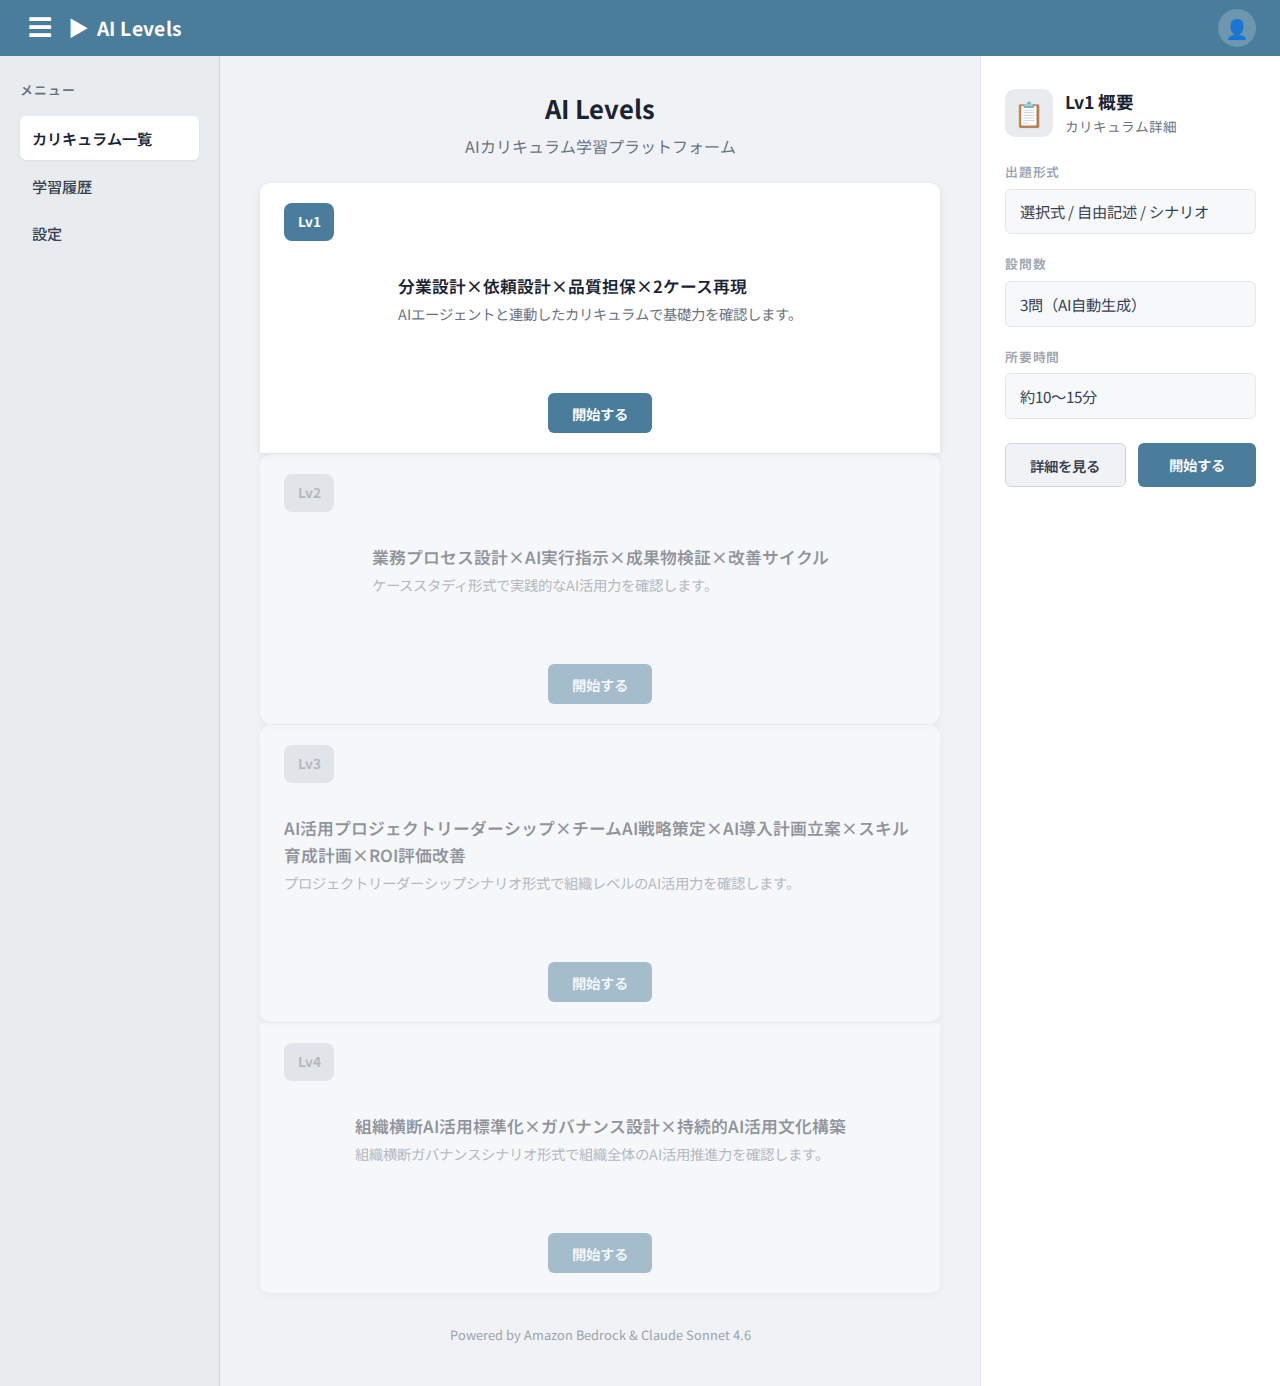
<file: frontend/index.html>
<!DOCTYPE html>
<html lang="ja">
<head>
  <meta charset="UTF-8">
  <meta name="viewport" content="width=device-width, initial-scale=1.0">
  <title>AI Levels - レベル選択</title>
  <link rel="preconnect" href="https://fonts.googleapis.com">
  <link rel="preconnect" href="https://fonts.gstatic.com" crossorigin>
  <link href="https://fonts.googleapis.com/css2?family=Noto+Sans+JP:wght@400;500;600;700&display=swap" rel="stylesheet">
  <link rel="stylesheet" href="css/style.css">
  <style>
    /* === Index Full-Screen Layout === */
    .index-body {
      font-family: "Noto Sans JP", -apple-system, BlinkMacSystemFont, sans-serif;
      background: #f0f2f5;
      margin: 0;
      min-height: 100vh;
      display: flex;
      flex-direction: column;
      font-size: 16px;
    }

    /* --- Top Header Bar --- */
    .index-topbar {
      background: #4a7c9b;
      color: #fff;
      display: flex;
      align-items: center;
      justify-content: space-between;
      padding: 0 1.5rem;
      height: 56px;
      flex-shrink: 0;
    }

    .index-topbar__left {
      display: flex;
      align-items: center;
      gap: 0.75rem;
    }

    .index-topbar__hamburger {
      background: none;
      border: none;
      color: #fff;
      font-size: 1.5rem;
      cursor: pointer;
      padding: 0.25rem;
      line-height: 1;
    }

    .index-topbar__logo {
      display: flex;
      align-items: center;
      gap: 0.5rem;
    }

    .index-topbar__logo-icon {
      font-size: 1.3rem;
    }

    .index-topbar__logo-text {
      font-size: 1.2rem;
      font-weight: 700;
      letter-spacing: 0.02em;
    }

    .index-topbar__user {
      width: 38px;
      height: 38px;
      background: rgba(255,255,255,0.2);
      border-radius: 50%;
      display: flex;
      align-items: center;
      justify-content: center;
      font-size: 1.2rem;
    }

    /* --- Main Layout (sidebar + content + detail) --- */
    .index-layout {
      display: flex;
      flex: 1;
      overflow: hidden;
    }

    /* --- Left Sidebar --- */
    .index-sidebar {
      width: 220px;
      background: #e8ecef;
      border-right: 1px solid #d1d5db;
      padding: 1.5rem 1.25rem;
      flex-shrink: 0;
      overflow-y: auto;
    }

    .index-sidebar__title {
      font-size: 0.8rem;
      font-weight: 600;
      color: #6b7280;
      text-transform: uppercase;
      letter-spacing: 0.08em;
      margin-bottom: 1rem;
    }

    .index-sidebar__item {
      display: block;
      padding: 0.6rem 0.75rem;
      margin-bottom: 0.25rem;
      border-radius: 6px;
      font-size: 0.95rem;
      color: #374151;
      text-decoration: none;
      font-weight: 500;
      transition: background 0.12s ease;
    }

    .index-sidebar__item:hover {
      background: rgba(0,0,0,0.06);
    }

    .index-sidebar__item--active {
      background: #fff;
      color: #1a2332;
      font-weight: 600;
      box-shadow: 0 1px 3px rgba(0,0,0,0.06);
    }

    /* --- Center Content --- */
    .index-content {
      flex: 1;
      padding: 2rem 2.5rem;
      overflow-y: auto;
    }

    .index-content__header {
      margin-bottom: 1.5rem;
    }

    .index-content__header h1 {
      font-size: 1.6rem;
      font-weight: 700;
      color: #1a2332;
      margin-bottom: 0.3rem;
    }

    .index-content__header .subtitle {
      color: #6b7280;
      font-size: 1rem;
    }

    /* Level list (card rows) */
    .index-list {
      display: flex;
      flex-direction: column;
      gap: 0;
    }

    .index-row {
      display: flex;
      align-items: center;
      gap: 1.25rem;
      padding: 1.25rem 1.5rem;
      background: #fff;
      border-bottom: 1px solid #e5e7eb;
      transition: background 0.12s ease;
    }

    .index-row:first-child {
      border-radius: 10px 10px 0 0;
    }

    .index-row:last-child {
      border-bottom: none;
      border-radius: 0 0 10px 10px;
    }

    .index-row:only-child {
      border-radius: 10px;
    }

    .index-row.level-card--unlocked:hover {
      background: #f8fafc;
    }

    .index-row.level-card--locked {
      opacity: 0.45;
    }

    .index-row .level-card__badge {
      background: #4a7c9b;
      color: #fff;
      font-size: 0.85rem;
      font-weight: 700;
      padding: 0.5rem 0.85rem;
      border-radius: 8px;
      min-width: 48px;
      text-align: center;
      flex-shrink: 0;
    }

    .index-row.level-card--locked .level-card__badge {
      background: #d1d5db;
      color: #6b7280;
    }

    .index-row__info {
      flex: 1;
      min-width: 0;
    }

    .index-row .level-card__title {
      font-size: 1.05rem;
      font-weight: 600;
      color: #1a2332;
      margin-bottom: 0.2rem;
    }

    .index-row .level-card__desc {
      font-size: 0.9rem;
      color: #6b7280;
      line-height: 1.5;
    }

    .index-row .level-card__lock {
      font-size: 1.3rem;
      flex-shrink: 0;
    }

    .index-row .level-card__status {
      font-size: 0.9rem;
      font-weight: 600;
      flex-shrink: 0;
    }

    .index-row .level-card__status--passed {
      color: #059669;
    }

    .index-row .level-card__btn {
      display: inline-block;
      padding: 0.55rem 1.5rem;
      background: #4a7c9b;
      color: #fff;
      text-decoration: none;
      border-radius: 6px;
      font-weight: 600;
      font-size: 0.9rem;
      transition: background 0.15s ease;
      flex-shrink: 0;
      white-space: nowrap;
    }

    .index-row .level-card__btn:hover {
      background: #3d6a85;
    }

    /* --- Right Detail Panel --- */
    .index-detail {
      width: 300px;
      background: #fff;
      border-left: 1px solid #e5e7eb;
      padding: 2rem 1.5rem;
      flex-shrink: 0;
      overflow-y: auto;
    }

    .index-detail__header {
      display: flex;
      align-items: center;
      gap: 0.75rem;
      margin-bottom: 1.5rem;
    }

    .index-detail__icon {
      width: 48px;
      height: 48px;
      background: #e8ecef;
      border-radius: 10px;
      display: flex;
      align-items: center;
      justify-content: center;
      font-size: 1.5rem;
      flex-shrink: 0;
    }

    .index-detail__title {
      font-size: 1.1rem;
      font-weight: 700;
      color: #1a2332;
    }

    .index-detail__subtitle {
      font-size: 0.85rem;
      color: #6b7280;
    }

    .index-detail__section {
      margin-bottom: 1.25rem;
    }

    .index-detail__label {
      font-size: 0.8rem;
      font-weight: 600;
      color: #9ca3af;
      text-transform: uppercase;
      letter-spacing: 0.06em;
      margin-bottom: 0.4rem;
    }

    .index-detail__value {
      font-size: 0.95rem;
      color: #374151;
      background: #f7f8fa;
      padding: 0.6rem 0.85rem;
      border-radius: 6px;
      border: 1px solid #e5e7eb;
    }

    .index-detail__actions {
      display: flex;
      gap: 0.75rem;
      margin-top: 1.5rem;
    }

    .index-detail__btn-secondary {
      flex: 1;
      padding: 0.6rem;
      background: #f0f2f5;
      color: #374151;
      border: 1px solid #d1d5db;
      border-radius: 6px;
      font-weight: 600;
      font-size: 0.9rem;
      cursor: pointer;
      text-align: center;
      text-decoration: none;
      transition: background 0.12s ease;
    }

    .index-detail__btn-secondary:hover {
      background: #e5e7eb;
    }

    .index-detail__btn-primary {
      flex: 1;
      padding: 0.6rem;
      background: #4a7c9b;
      color: #fff;
      border: none;
      border-radius: 6px;
      font-weight: 600;
      font-size: 0.9rem;
      cursor: pointer;
      text-align: center;
      text-decoration: none;
      transition: background 0.12s ease;
    }

    .index-detail__btn-primary:hover {
      background: #3d6a85;
    }

    /* Error banner */
    .index-error {
      margin: 1.5rem 0;
      padding: 1rem 1.5rem;
      background: #fef2f2;
      border: 1px solid #fecaca;
      border-radius: 8px;
      text-align: center;
    }

    .index-error p {
      color: #b91c1c;
      margin-bottom: 0.75rem;
      font-size: 0.95rem;
    }

    .index-error .btn--retry {
      background: #dc2626;
      color: #fff;
      border: none;
      padding: 0.5rem 1.25rem;
      border-radius: 6px;
      font-weight: 600;
      font-size: 0.9rem;
      cursor: pointer;
    }

    .index-error .btn--retry:hover {
      background: #b91c1c;
    }

    /* Footer inside content */
    .index-footer {
      text-align: center;
      padding: 2rem 0 0.5rem;
      color: #9ca3af;
      font-size: 0.8rem;
    }

    /* --- Responsive --- */
    @media (max-width: 1024px) {
      .index-detail {
        display: none;
      }
    }

    @media (max-width: 768px) {
      .index-sidebar {
        display: none;
      }
      .index-content {
        padding: 1.5rem 1rem;
      }
    }
  </style>
</head>
<body class="index-body">
  <!-- Top Header Bar -->
  <header class="index-topbar">
    <div class="index-topbar__left">
      <button class="index-topbar__hamburger" aria-label="メニュー">☰</button>
      <div class="index-topbar__logo">
        <span class="index-topbar__logo-icon">▶</span>
        <span class="index-topbar__logo-text">AI Levels</span>
      </div>
    </div>
    <div class="index-topbar__user" aria-label="ユーザー">👤</div>
  </header>

  <!-- 3-Column Layout -->
  <div class="index-layout">
    <!-- Left Sidebar -->
    <aside class="index-sidebar">
      <p class="index-sidebar__title">メニュー</p>
      <a href="#" class="index-sidebar__item index-sidebar__item--active">カリキュラム一覧</a>
      <a href="#" class="index-sidebar__item">学習履歴</a>
      <a href="#" class="index-sidebar__item">設定</a>
    </aside>

    <!-- Center Content -->
    <div class="index-content">
      <div class="index-content__header header">
        <h1>AI Levels</h1>
        <p class="subtitle">AIカリキュラム学習プラットフォーム</p>
      </div>

      <main class="index-list levels-grid" id="levels-grid">
        <div class="index-row level-card level-card--unlocked" id="level-lv1" data-level="lv1">
          <div class="level-card__badge">Lv1</div>
          <div class="index-row__info">
            <h2 class="level-card__title">分業設計×依頼設計×品質担保×2ケース再現</h2>
            <p class="level-card__desc">AIエージェントと連動したカリキュラムで基礎力を確認します。</p>
          </div>
          <div class="level-card__status" id="status-lv1"></div>
          <a href="lv1.html" class="level-card__btn">開始する</a>
        </div>

        <div class="index-row level-card level-card--locked" id="level-lv2" data-level="lv2" hidden>
          <div class="level-card__badge">Lv2</div>
          <div class="index-row__info">
            <h2 class="level-card__title">業務プロセス設計×AI実行指示×成果物検証×改善サイクル</h2>
            <p class="level-card__desc">ケーススタディ形式で実践的なAI活用力を確認します。</p>
          </div>
          <div class="level-card__status" id="status-lv2"></div>
          <a href="lv2.html" class="level-card__btn">開始する</a>
        </div>

        <div class="index-row level-card level-card--locked" id="level-lv3" data-level="lv3" hidden>
          <div class="level-card__badge">Lv3</div>
          <div class="index-row__info">
            <h2 class="level-card__title">AI活用プロジェクトリーダーシップ×チームAI戦略策定×AI導入計画立案×スキル育成計画×ROI評価改善</h2>
            <p class="level-card__desc">プロジェクトリーダーシップシナリオ形式で組織レベルのAI活用力を確認します。</p>
          </div>
          <div class="level-card__status" id="status-lv3"></div>
          <a href="lv3.html" class="level-card__btn">開始する</a>
        </div>

        <div class="index-row level-card level-card--locked" id="level-lv4" data-level="lv4" hidden>
          <div class="level-card__badge">Lv4</div>
          <div class="index-row__info">
            <h2 class="level-card__title">組織横断AI活用標準化×ガバナンス設計×持続的AI活用文化構築</h2>
            <p class="level-card__desc">組織横断ガバナンスシナリオ形式で組織全体のAI活用推進力を確認します。</p>
          </div>
          <div class="level-card__status" id="status-lv4"></div>
          <a href="lv4.html" class="level-card__btn">開始する</a>
        </div>
      </main>

      <div class="index-error error-banner" id="error-banner" hidden>
        <p id="error-message"></p>
        <button id="error-retry-btn" class="btn btn--retry">リトライ</button>
      </div>

      <footer class="index-footer">
        Powered by Amazon Bedrock &amp; Claude Sonnet 4.6
      </footer>
    </div>

    <!-- Right Detail Panel -->
    <aside class="index-detail">
      <div class="index-detail__header">
        <div class="index-detail__icon">📋</div>
        <div>
          <div class="index-detail__title">Lv1 概要</div>
          <div class="index-detail__subtitle">カリキュラム詳細</div>
        </div>
      </div>

      <div class="index-detail__section">
        <p class="index-detail__label">出題形式</p>
        <div class="index-detail__value">選択式 / 自由記述 / シナリオ</div>
      </div>

      <div class="index-detail__section">
        <p class="index-detail__label">設問数</p>
        <div class="index-detail__value">3問（AI自動生成）</div>
      </div>

      <div class="index-detail__section">
        <p class="index-detail__label">所要時間</p>
        <div class="index-detail__value">約10〜15分</div>
      </div>

      <div class="index-detail__actions">
        <a href="#" class="index-detail__btn-secondary">詳細を見る</a>
        <a href="lv1.html" class="index-detail__btn-primary">開始する</a>
      </div>
    </aside>
  </div>

  <script src="js/config.js"></script>
  <script src="js/api.js"></script>
  <script src="js/gate.js"></script>
</body>
</html>
</file>
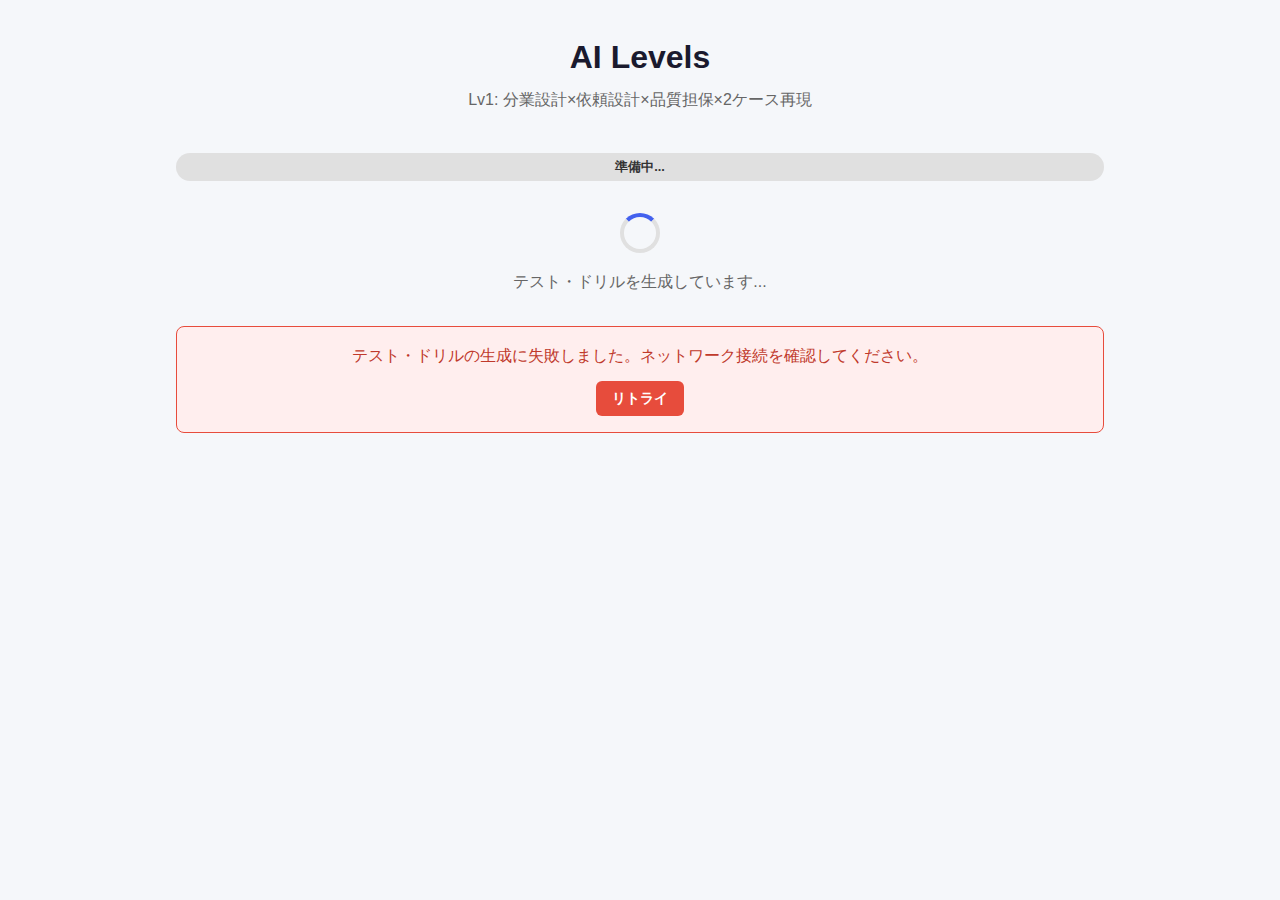
<file: frontend/lv1.html>
<!DOCTYPE html>
<html lang="ja">
<head>
  <meta charset="UTF-8">
  <meta name="viewport" content="width=device-width, initial-scale=1.0">
  <title>AI Levels - Lv1 カリキュラム</title>
  <link rel="stylesheet" href="css/style.css">
</head>
<body>
  <div class="container">
    <header class="header">
      <h1><a href="index.html" class="header__link">AI Levels</a></h1>
      <p class="subtitle">Lv1: 分業設計×依頼設計×品質担保×2ケース再現</p>
    </header>

    <!-- ステップ進捗バー -->
    <div class="progress-bar" id="progress-bar" role="progressbar" aria-valuenow="0" aria-valuemin="0" aria-valuemax="100">
      <div class="progress-bar__fill" id="progress-fill"></div>
      <span class="progress-bar__label" id="progress-label">準備中...</span>
    </div>

    <main class="lv1-main">
      <!-- 読み込み中 -->
      <section class="lv1-section" id="section-loading">
        <div class="spinner" aria-label="読み込み中"></div>
        <p class="lv1-loading-text">テスト・ドリルを生成しています...</p>
      </section>

      <!-- 設問表示 + 回答入力 -->
      <section class="lv1-section" id="section-question" hidden>
        <div class="question-card">
          <div class="question-card__header">
            <span class="question-card__step" id="question-step"></span>
            <span class="question-card__type" id="question-type"></span>
          </div>
          <div class="question-card__context" id="question-context" hidden></div>
          <p class="question-card__prompt" id="question-prompt"></p>

          <!-- 選択肢（multiple_choice用） -->
          <fieldset class="question-card__options" id="question-options" hidden>
            <legend class="sr-only">選択肢</legend>
          </fieldset>

          <!-- 自由記述（free_text / scenario用） -->
          <div class="question-card__textarea-wrap" id="textarea-wrap" hidden>
            <label for="answer-text" class="sr-only">回答を入力</label>
            <textarea id="answer-text" class="question-card__textarea" rows="6" placeholder="回答を入力してください..."></textarea>
          </div>

          <button class="btn btn--primary" id="btn-submit" disabled>回答を送信</button>
        </div>
      </section>

      <!-- 採点結果 + フィードバック -->
      <section class="lv1-section" id="section-result" hidden>
        <div class="result-card">
          <div class="result-card__verdict" id="result-verdict"></div>
          <div class="result-card__score" id="result-score"></div>
          <div class="result-card__feedback">
            <h3>フィードバック</h3>
            <p id="result-feedback"></p>
          </div>
          <div class="result-card__explanation">
            <h3>解説</h3>
            <p id="result-explanation"></p>
          </div>
          <button class="btn btn--primary" id="btn-next">次のステップへ</button>
        </div>
      </section>

      <!-- 最終結果 -->
      <section class="lv1-section" id="section-final" hidden>
        <div class="final-card">
          <div class="final-card__icon" id="final-icon"></div>
          <h2 class="final-card__title" id="final-title"></h2>
          <p class="final-card__message" id="final-message"></p>
          <div class="final-card__summary" id="final-summary"></div>
          <a href="index.html" class="btn btn--primary">レベル選択に戻る</a>
        </div>
      </section>
    </main>

    <!-- エラーバナー -->
    <div class="error-banner" id="error-banner" hidden>
      <p id="error-message"></p>
      <button id="error-retry-btn" class="btn btn--retry">リトライ</button>
    </div>
  </div>

  <script src="js/config.js"></script>
  <script src="js/api.js"></script>
  <script src="js/app.js"></script>
</body>
</html>
</file>
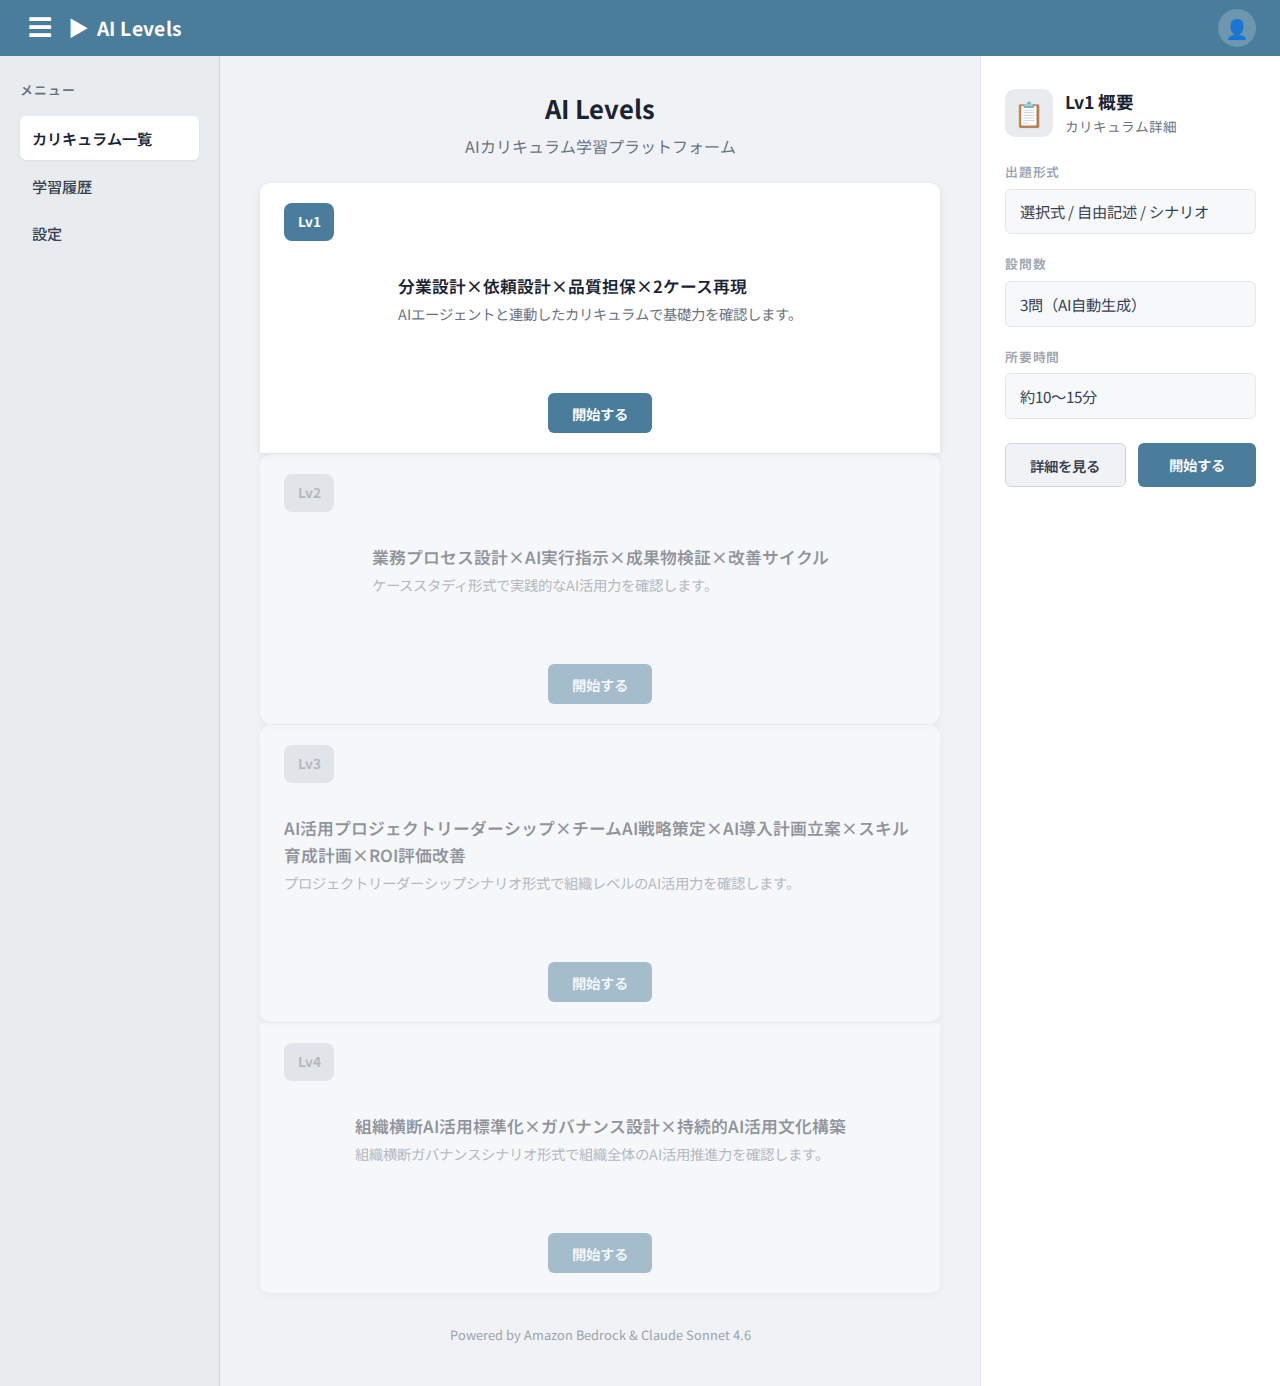
<file: frontend/lv2.html>
<!DOCTYPE html>
<html lang="ja">
<head>
  <meta charset="UTF-8">
  <meta name="viewport" content="width=device-width, initial-scale=1.0">
  <title>AI Levels - Lv2 カリキュラム</title>
  <link rel="stylesheet" href="css/style.css">
</head>
<body>
  <div class="container">
    <header class="header">
      <h1><a href="index.html" class="header__link">AI Levels</a></h1>
      <p class="subtitle">Lv2: 業務プロセス設計×AI実行指示×成果物検証×改善サイクル</p>
    </header>

    <!-- ステップ進捗バー -->
    <div class="progress-bar" id="progress-bar" role="progressbar" aria-valuenow="0" aria-valuemin="0" aria-valuemax="100">
      <div class="progress-bar__fill" id="progress-fill"></div>
      <span class="progress-bar__label" id="progress-label">準備中...</span>
    </div>

    <!-- 4ステップ進行状況 -->
    <div class="lv2-steps" id="lv2-steps">
      <div class="lv2-steps__item" data-step="1">
        <span class="lv2-steps__num">1</span>
        <span class="lv2-steps__name">業務プロセス設計</span>
      </div>
      <div class="lv2-steps__item" data-step="2">
        <span class="lv2-steps__num">2</span>
        <span class="lv2-steps__name">AI実行指示</span>
      </div>
      <div class="lv2-steps__item" data-step="3">
        <span class="lv2-steps__num">3</span>
        <span class="lv2-steps__name">成果物検証</span>
      </div>
      <div class="lv2-steps__item" data-step="4">
        <span class="lv2-steps__num">4</span>
        <span class="lv2-steps__name">改善サイクル</span>
      </div>
    </div>

    <main class="lv1-main">
      <!-- 読み込み中 -->
      <section class="lv1-section" id="section-loading">
        <div class="spinner" aria-label="読み込み中"></div>
        <p class="lv2-loading-text">ケーススタディを生成しています...</p>
      </section>

      <!-- 設問表示 + 回答入力 -->
      <section class="lv1-section" id="section-question" hidden>
        <div class="question-card">
          <div class="question-card__header">
            <span class="question-card__step" id="question-step"></span>
            <span class="question-card__type" id="question-type"></span>
          </div>
          <div class="question-card__context lv2-context" id="question-context" hidden></div>
          <p class="question-card__prompt" id="question-prompt"></p>

          <!-- 自由記述（scenario / free_text用） -->
          <div class="question-card__textarea-wrap" id="textarea-wrap">
            <label for="answer-text" class="sr-only">回答を入力</label>
            <textarea id="answer-text" class="question-card__textarea lv2-textarea" rows="10" placeholder="回答を入力してください..."></textarea>
            <div class="lv2-char-count" id="char-count">0 文字</div>
          </div>

          <button class="btn btn--primary" id="btn-submit" disabled>回答を送信</button>
        </div>
      </section>

      <!-- 採点結果 + フィードバック -->
      <section class="lv1-section" id="section-result" hidden>
        <div class="result-card">
          <div class="result-card__verdict" id="result-verdict"></div>
          <div class="result-card__score" id="result-score"></div>
          <div class="result-card__feedback">
            <h3>フィードバック</h3>
            <p id="result-feedback"></p>
          </div>
          <div class="result-card__explanation">
            <h3>解説</h3>
            <p id="result-explanation"></p>
          </div>
          <button class="btn btn--primary" id="btn-next">次のステップへ</button>
        </div>
      </section>

      <!-- 最終結果 -->
      <section class="lv1-section" id="section-final" hidden>
        <div class="final-card">
          <div class="final-card__icon" id="final-icon"></div>
          <h2 class="final-card__title" id="final-title"></h2>
          <p class="final-card__message" id="final-message"></p>
          <div class="final-card__summary" id="final-summary"></div>
          <a href="index.html" class="btn btn--primary">レベル選択に戻る</a>
        </div>
      </section>
    </main>

    <!-- エラーバナー -->
    <div class="error-banner" id="error-banner" hidden>
      <p id="error-message"></p>
      <button id="error-retry-btn" class="btn btn--retry">リトライ</button>
    </div>
  </div>

  <style>
    /* Lv2 step indicators */
    .lv2-steps {
      display: flex;
      justify-content: center;
      gap: 0.5rem;
      margin-bottom: 1.5rem;
      flex-wrap: wrap;
    }
    .lv2-steps__item {
      display: flex;
      align-items: center;
      gap: 0.4rem;
      padding: 0.4rem 0.8rem;
      background: #e0e0e0;
      border-radius: 20px;
      font-size: 0.8rem;
      color: #666;
      transition: background 0.2s, color 0.2s;
    }
    .lv2-steps__item--active {
      background: #4361ee;
      color: #fff;
    }
    .lv2-steps__item--done {
      background: #2ecc71;
      color: #fff;
    }
    .lv2-steps__num {
      font-weight: 700;
    }
    /* Lv2 expanded context area */
    .lv2-context {
      min-height: 80px;
      font-size: 0.95rem;
      line-height: 1.8;
    }
    /* Lv2 expanded textarea */
    .lv2-textarea {
      min-height: 180px;
    }
    .lv2-char-count {
      text-align: right;
      font-size: 0.8rem;
      color: #999;
      margin-top: 0.3rem;
    }
    @media (max-width: 600px) {
      .lv2-steps { gap: 0.3rem; }
      .lv2-steps__item { font-size: 0.7rem; padding: 0.3rem 0.6rem; }
      .lv2-textarea { min-height: 140px; }
    }
  </style>

  <script src="js/config.js"></script>
  <script src="js/api.js"></script>
  <script src="js/lv2-app.js"></script>
</body>
</html>
</file>
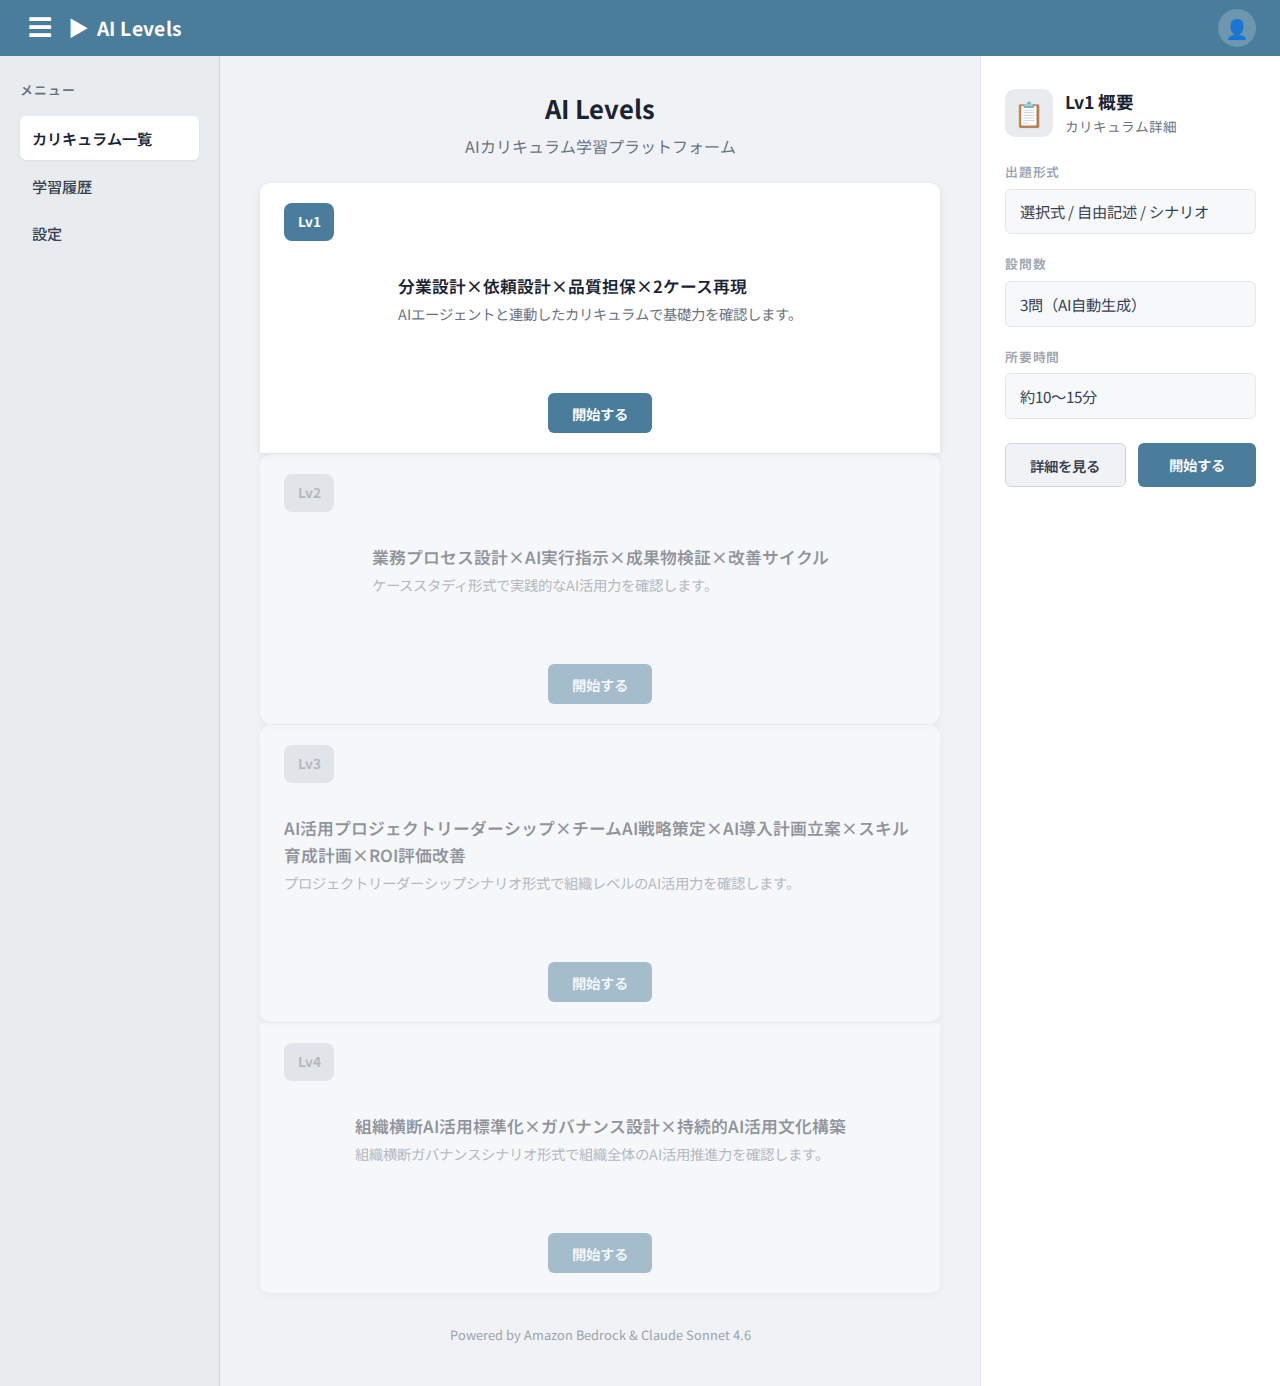
<file: frontend/lv3.html>
<!DOCTYPE html>
<html lang="ja">
<head>
  <meta charset="UTF-8">
  <meta name="viewport" content="width=device-width, initial-scale=1.0">
  <title>AI Levels - Lv3 カリキュラム</title>
  <link rel="stylesheet" href="css/style.css">
</head>
<body>
  <div class="container">
    <header class="header">
      <h1><a href="index.html" class="header__link">AI Levels</a></h1>
      <p class="subtitle">Lv3: AI活用プロジェクトリーダーシップ×チームAI戦略策定×AI導入計画立案×スキル育成計画×ROI評価改善</p>
    </header>

    <!-- ステップ進捗バー -->
    <div class="progress-bar" id="progress-bar" role="progressbar" aria-valuenow="0" aria-valuemin="0" aria-valuemax="100">
      <div class="progress-bar__fill" id="progress-fill"></div>
      <span class="progress-bar__label" id="progress-label">準備中...</span>
    </div>

    <!-- 5ステップ進行状況 -->
    <div class="lv3-steps" id="lv3-steps">
      <div class="lv3-steps__item" data-step="1">
        <span class="lv3-steps__num">1</span>
        <span class="lv3-steps__name">プロジェクトリーダーシップ</span>
      </div>
      <div class="lv3-steps__item" data-step="2">
        <span class="lv3-steps__num">2</span>
        <span class="lv3-steps__name">チームAI戦略策定</span>
      </div>
      <div class="lv3-steps__item" data-step="3">
        <span class="lv3-steps__num">3</span>
        <span class="lv3-steps__name">AI導入計画立案</span>
      </div>
      <div class="lv3-steps__item" data-step="4">
        <span class="lv3-steps__num">4</span>
        <span class="lv3-steps__name">スキル育成計画</span>
      </div>
      <div class="lv3-steps__item" data-step="5">
        <span class="lv3-steps__num">5</span>
        <span class="lv3-steps__name">ROI評価改善</span>
      </div>
    </div>

    <main class="lv1-main">
      <!-- 読み込み中 -->
      <section class="lv1-section" id="section-loading">
        <div class="spinner" aria-label="読み込み中"></div>
        <p class="lv3-loading-text">プロジェクトリーダーシップシナリオを生成しています...</p>
      </section>

      <!-- 設問表示 + 回答入力 -->
      <section class="lv1-section" id="section-question" hidden>
        <div class="question-card">
          <div class="question-card__header">
            <span class="question-card__step" id="question-step"></span>
            <span class="question-card__type" id="question-type"></span>
          </div>
          <div class="question-card__context lv3-context" id="question-context" hidden></div>
          <p class="question-card__prompt" id="question-prompt"></p>

          <!-- 自由記述（scenario / free_text用） -->
          <div class="question-card__textarea-wrap" id="textarea-wrap">
            <label for="answer-text" class="sr-only">回答を入力</label>
            <textarea id="answer-text" class="question-card__textarea lv3-textarea" rows="12" placeholder="回答を入力してください..."></textarea>
            <div class="lv3-char-count" id="char-count">0 文字</div>
          </div>

          <button class="btn btn--primary" id="btn-submit" disabled>回答を送信</button>
        </div>
      </section>

      <!-- 採点結果 + フィードバック -->
      <section class="lv1-section" id="section-result" hidden>
        <div class="result-card">
          <div class="result-card__verdict" id="result-verdict"></div>
          <div class="result-card__score" id="result-score"></div>
          <div class="result-card__feedback">
            <h3>フィードバック</h3>
            <p id="result-feedback"></p>
          </div>
          <div class="result-card__explanation">
            <h3>解説</h3>
            <p id="result-explanation"></p>
          </div>
          <button class="btn btn--primary" id="btn-next">次のステップへ</button>
        </div>
      </section>

      <!-- 最終結果 -->
      <section class="lv1-section" id="section-final" hidden>
        <div class="final-card">
          <div class="final-card__icon" id="final-icon"></div>
          <h2 class="final-card__title" id="final-title"></h2>
          <p class="final-card__message" id="final-message"></p>
          <div class="final-card__summary" id="final-summary"></div>
          <a href="index.html" class="btn btn--primary">レベル選択に戻る</a>
        </div>
      </section>
    </main>

    <!-- エラーバナー -->
    <div class="error-banner" id="error-banner" hidden>
      <p id="error-message"></p>
      <button id="error-retry-btn" class="btn btn--retry">リトライ</button>
    </div>
  </div>

  <style>
    /* Lv3 step indicators */
    .lv3-steps {
      display: flex;
      justify-content: center;
      gap: 0.5rem;
      margin-bottom: 1.5rem;
      flex-wrap: wrap;
    }
    .lv3-steps__item {
      display: flex;
      align-items: center;
      gap: 0.4rem;
      padding: 0.4rem 0.8rem;
      background: #e0e0e0;
      border-radius: 20px;
      font-size: 0.8rem;
      color: #666;
      transition: background 0.2s, color 0.2s;
    }
    .lv3-steps__item--active {
      background: #4361ee;
      color: #fff;
    }
    .lv3-steps__item--done {
      background: #2ecc71;
      color: #fff;
    }
    .lv3-steps__num {
      font-weight: 700;
    }
    /* Lv3 expanded context area */
    .lv3-context {
      min-height: 100px;
      font-size: 0.95rem;
      line-height: 1.8;
    }
    /* Lv3 expanded textarea */
    .lv3-textarea {
      min-height: 200px;
    }
    .lv3-char-count {
      text-align: right;
      font-size: 0.8rem;
      color: #999;
      margin-top: 0.3rem;
    }
    @media (max-width: 600px) {
      .lv3-steps { gap: 0.3rem; }
      .lv3-steps__item { font-size: 0.65rem; padding: 0.3rem 0.5rem; }
      .lv3-textarea { min-height: 160px; }
    }
  </style>

  <script src="js/config.js"></script>
  <script src="js/api.js"></script>
  <script src="js/lv3-app.js"></script>
</body>
</html>
</file>
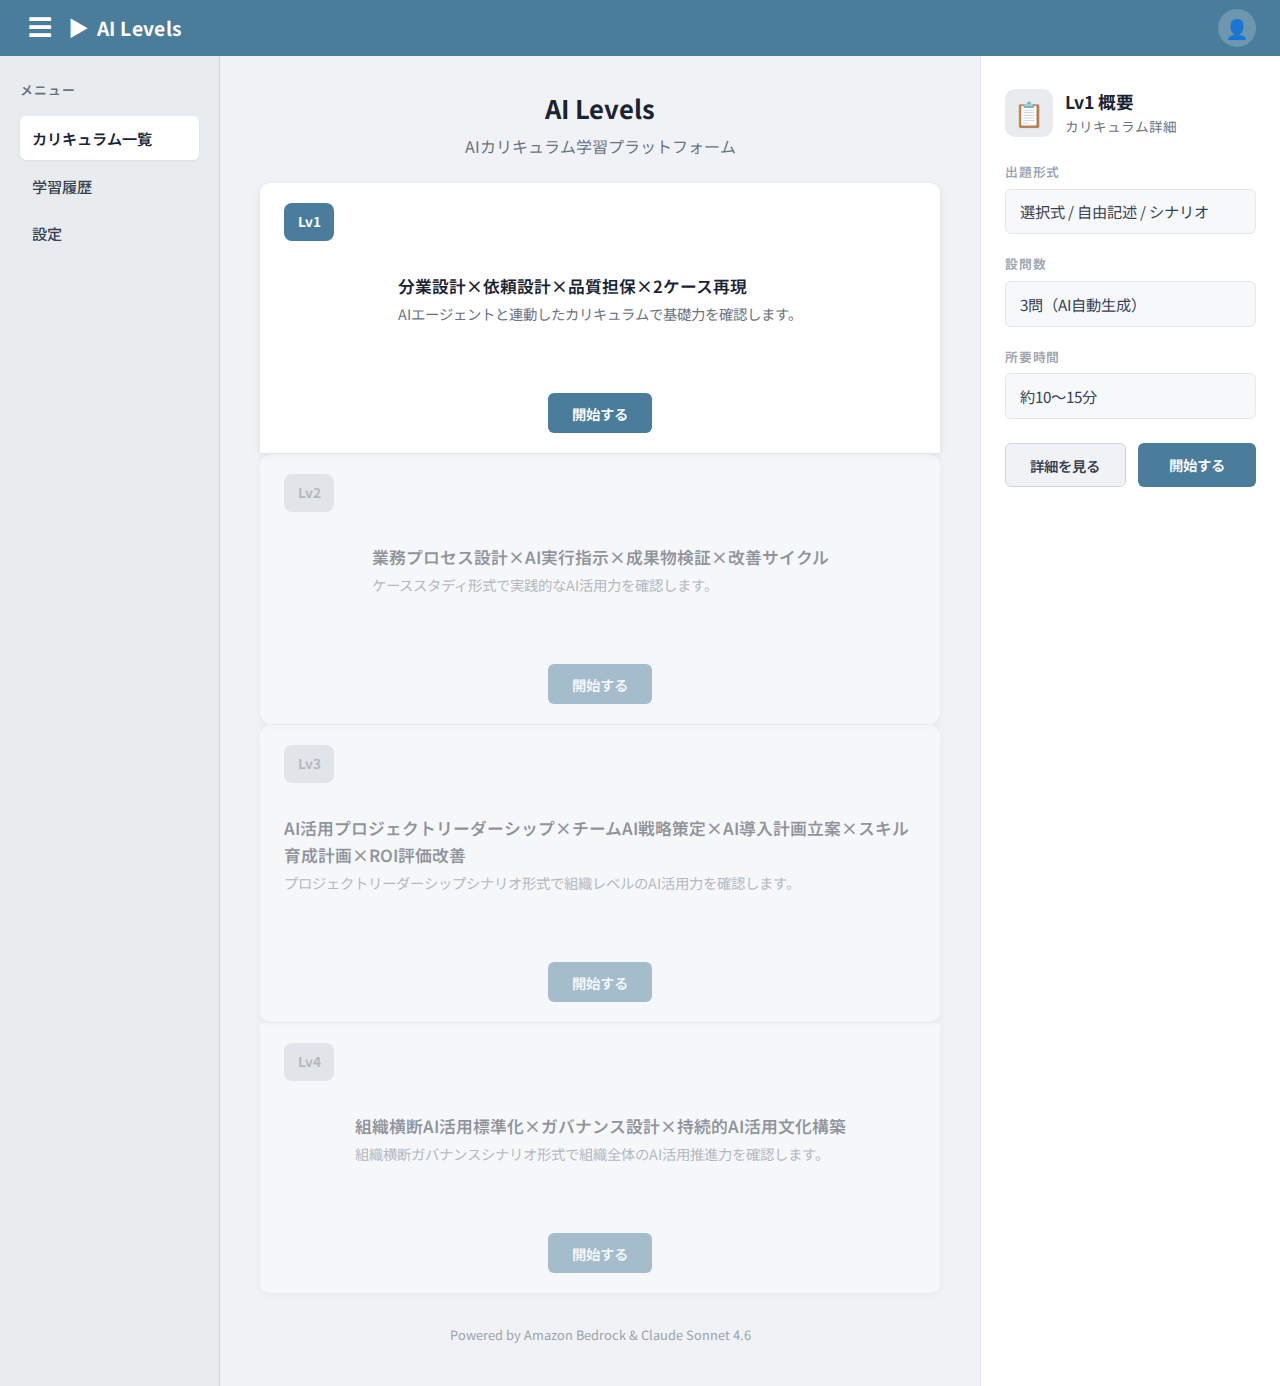
<file: frontend/lv4.html>
<!DOCTYPE html>
<html lang="ja">
<head>
  <meta charset="UTF-8">
  <meta name="viewport" content="width=device-width, initial-scale=1.0">
  <title>AI Levels - Lv4 カリキュラム</title>
  <link rel="stylesheet" href="css/style.css">
</head>
<body>
  <div class="container">
    <header class="header">
      <h1><a href="index.html" class="header__link">AI Levels</a></h1>
      <p class="subtitle">Lv4: 組織横断AI活用標準化×ガバナンス設計×持続的AI活用文化構築</p>
    </header>

    <!-- ステップ進捗バー -->
    <div class="progress-bar" id="progress-bar" role="progressbar" aria-valuenow="0" aria-valuemin="0" aria-valuemax="100">
      <div class="progress-bar__fill" id="progress-fill"></div>
      <span class="progress-bar__label" id="progress-label">準備中...</span>
    </div>

    <!-- 6ステップ進行状況 -->
    <div class="lv4-steps" id="lv4-steps">
      <div class="lv4-steps__item" data-step="1">
        <span class="lv4-steps__num">1</span>
        <span class="lv4-steps__name">AI活用標準化戦略</span>
      </div>
      <div class="lv4-steps__item" data-step="2">
        <span class="lv4-steps__num">2</span>
        <span class="lv4-steps__name">ガバナンス設計</span>
      </div>
      <div class="lv4-steps__item" data-step="3">
        <span class="lv4-steps__num">3</span>
        <span class="lv4-steps__name">組織横断推進体制</span>
      </div>
      <div class="lv4-steps__item" data-step="4">
        <span class="lv4-steps__num">4</span>
        <span class="lv4-steps__name">文化醸成プログラム</span>
      </div>
      <div class="lv4-steps__item" data-step="5">
        <span class="lv4-steps__num">5</span>
        <span class="lv4-steps__name">リスク管理</span>
      </div>
      <div class="lv4-steps__item" data-step="6">
        <span class="lv4-steps__num">6</span>
        <span class="lv4-steps__name">中長期ロードマップ</span>
      </div>
    </div>

    <main class="lv1-main">
      <!-- 読み込み中 -->
      <section class="lv1-section" id="section-loading">
        <div class="spinner" aria-label="読み込み中"></div>
        <p class="lv4-loading-text">組織横断ガバナンスシナリオを生成しています...</p>
      </section>

      <!-- 設問表示 + 回答入力 -->
      <section class="lv1-section" id="section-question" hidden>
        <div class="question-card">
          <div class="question-card__header">
            <span class="question-card__step" id="question-step"></span>
            <span class="question-card__type" id="question-type"></span>
          </div>
          <div class="question-card__context lv4-context" id="question-context" hidden></div>
          <p class="question-card__prompt" id="question-prompt"></p>

          <!-- 自由記述（scenario / free_text用） -->
          <div class="question-card__textarea-wrap" id="textarea-wrap">
            <label for="answer-text" class="sr-only">回答を入力</label>
            <textarea id="answer-text" class="question-card__textarea lv4-textarea" rows="14" placeholder="回答を入力してください..."></textarea>
            <div class="lv4-char-count" id="char-count">0 文字</div>
          </div>

          <button class="btn btn--primary" id="btn-submit" disabled>回答を送信</button>
        </div>
      </section>

      <!-- 採点結果 + フィードバック -->
      <section class="lv1-section" id="section-result" hidden>
        <div class="result-card">
          <div class="result-card__verdict" id="result-verdict"></div>
          <div class="result-card__score" id="result-score"></div>
          <div class="result-card__feedback">
            <h3>フィードバック</h3>
            <p id="result-feedback"></p>
          </div>
          <div class="result-card__explanation">
            <h3>解説</h3>
            <p id="result-explanation"></p>
          </div>
          <button class="btn btn--primary" id="btn-next">次のステップへ</button>
        </div>
      </section>

      <!-- 最終結果 -->
      <section class="lv1-section" id="section-final" hidden>
        <div class="final-card">
          <div class="final-card__icon" id="final-icon"></div>
          <h2 class="final-card__title" id="final-title"></h2>
          <p class="final-card__message" id="final-message"></p>
          <div class="final-card__summary" id="final-summary"></div>
          <div id="all-clear-message" hidden></div>
          <a href="index.html" class="btn btn--primary">レベル選択に戻る</a>
        </div>
      </section>
    </main>

    <!-- エラーバナー -->
    <div class="error-banner" id="error-banner" hidden>
      <p id="error-message"></p>
      <button id="error-retry-btn" class="btn btn--retry">リトライ</button>
    </div>
  </div>

  <style>
    /* Lv4 step indicators */
    .lv4-steps {
      display: flex;
      justify-content: center;
      gap: 0.4rem;
      margin-bottom: 1.5rem;
      flex-wrap: wrap;
    }
    .lv4-steps__item {
      display: flex;
      align-items: center;
      gap: 0.3rem;
      padding: 0.35rem 0.65rem;
      background: #e0e0e0;
      border-radius: 20px;
      font-size: 0.75rem;
      color: #666;
      transition: background 0.2s, color 0.2s;
    }
    .lv4-steps__item--active {
      background: #4361ee;
      color: #fff;
    }
    .lv4-steps__item--done {
      background: #2ecc71;
      color: #fff;
    }
    .lv4-steps__num {
      font-weight: 700;
    }
    /* Lv4 expanded context area */
    .lv4-context {
      min-height: 100px;
      font-size: 0.95rem;
      line-height: 1.8;
    }
    /* Lv4 expanded textarea */
    .lv4-textarea {
      min-height: 220px;
    }
    .lv4-char-count {
      text-align: right;
      font-size: 0.8rem;
      color: #999;
      margin-top: 0.3rem;
    }
    @media (max-width: 600px) {
      .lv4-steps { gap: 0.25rem; }
      .lv4-steps__item { font-size: 0.6rem; padding: 0.25rem 0.45rem; }
      .lv4-textarea { min-height: 160px; }
    }
  </style>

  <script src="js/config.js"></script>
  <script src="js/api.js"></script>
  <script src="js/lv4-app.js"></script>
</body>
</html>
</file>
<file: frontend/css/style.css>
/* === Reset & Base === */
*,
*::before,
*::after {
  box-sizing: border-box;
  margin: 0;
  padding: 0;
}

body {
  font-family: -apple-system, BlinkMacSystemFont, "Segoe UI", Roboto, "Helvetica Neue", Arial, sans-serif;
  background: #f5f7fa;
  color: #333;
  line-height: 1.6;
  min-height: 100vh;
}

/* === Layout === */
.container {
  max-width: 960px;
  margin: 0 auto;
  padding: 2rem 1rem;
}

/* === Header === */
.header {
  text-align: center;
  margin-bottom: 2.5rem;
}

.header h1 {
  font-size: 2rem;
  color: #1a1a2e;
}

.subtitle {
  color: #666;
  margin-top: 0.25rem;
}

/* === Level Cards Grid === */
.levels-grid {
  display: grid;
  grid-template-columns: repeat(auto-fill, minmax(280px, 1fr));
  gap: 1.5rem;
}

/* === Level Card === */
.level-card {
  background: #fff;
  border-radius: 12px;
  padding: 1.5rem;
  box-shadow: 0 2px 8px rgba(0, 0, 0, 0.08);
  display: flex;
  flex-direction: column;
  transition: transform 0.15s ease, box-shadow 0.15s ease;
}

.level-card--unlocked:hover {
  transform: translateY(-2px);
  box-shadow: 0 4px 16px rgba(0, 0, 0, 0.12);
}

.level-card--locked {
  opacity: 0.55;
  position: relative;
}

.level-card__badge {
  display: inline-block;
  background: #4361ee;
  color: #fff;
  font-weight: 700;
  font-size: 0.85rem;
  padding: 0.2rem 0.75rem;
  border-radius: 20px;
  align-self: flex-start;
  margin-bottom: 0.75rem;
}

.level-card--locked .level-card__badge {
  background: #aaa;
}

.level-card__lock {
  font-size: 2rem;
  margin-bottom: 0.5rem;
}

.level-card__title {
  font-size: 1.1rem;
  margin-bottom: 0.5rem;
  color: #1a1a2e;
}

.level-card__desc {
  font-size: 0.9rem;
  color: #666;
  flex: 1;
}

.level-card__status {
  margin-top: 0.75rem;
  font-size: 0.85rem;
  font-weight: 600;
}

.level-card__status--passed {
  color: #2ecc71;
}

.level-card__btn {
  display: inline-block;
  margin-top: 1rem;
  padding: 0.6rem 1.25rem;
  background: #4361ee;
  color: #fff;
  text-decoration: none;
  border-radius: 8px;
  text-align: center;
  font-weight: 600;
  transition: background 0.15s ease;
}

.level-card__btn:hover {
  background: #3a56d4;
}

/* === Error Banner === */
.error-banner {
  margin-top: 2rem;
  padding: 1rem 1.5rem;
  background: #fee;
  border: 1px solid #e74c3c;
  border-radius: 8px;
  text-align: center;
}

.error-banner p {
  color: #c0392b;
  margin-bottom: 0.75rem;
}

/* === Buttons === */
.btn {
  border: none;
  cursor: pointer;
  font-size: 0.9rem;
  border-radius: 6px;
  padding: 0.5rem 1rem;
  font-weight: 600;
}

.btn--retry {
  background: #e74c3c;
  color: #fff;
}

.btn--retry:hover {
  background: #c0392b;
}

/* === Responsive === */
@media (max-width: 600px) {
  .container {
    padding: 1rem 0.75rem;
  }

  .header h1 {
    font-size: 1.5rem;
  }

  .levels-grid {
    grid-template-columns: 1fr;
  }
}

/* === Header Link === */
.header__link {
  color: inherit;
  text-decoration: none;
}

.header__link:hover {
  opacity: 0.8;
}

/* === Screen Reader Only === */
.sr-only {
  position: absolute;
  width: 1px;
  height: 1px;
  padding: 0;
  margin: -1px;
  overflow: hidden;
  clip: rect(0, 0, 0, 0);
  border: 0;
}

/* === Progress Bar === */
.progress-bar {
  position: relative;
  height: 28px;
  background: #e0e0e0;
  border-radius: 14px;
  margin-bottom: 2rem;
  overflow: hidden;
}

.progress-bar__fill {
  height: 100%;
  background: #4361ee;
  border-radius: 14px;
  transition: width 0.4s ease;
  width: 0;
}

.progress-bar__label {
  position: absolute;
  inset: 0;
  display: flex;
  align-items: center;
  justify-content: center;
  font-size: 0.8rem;
  font-weight: 600;
  color: #333;
}

/* === Lv1 Main === */
.lv1-main {
  max-width: 720px;
  margin: 0 auto;
}

.lv1-section {
  animation: fadeIn 0.3s ease;
}

@keyframes fadeIn {
  from { opacity: 0; transform: translateY(8px); }
  to { opacity: 1; transform: translateY(0); }
}

/* === Spinner === */
.spinner {
  width: 40px;
  height: 40px;
  border: 4px solid #e0e0e0;
  border-top-color: #4361ee;
  border-radius: 50%;
  animation: spin 0.8s linear infinite;
  margin: 2rem auto 1rem;
}

@keyframes spin {
  to { transform: rotate(360deg); }
}

.lv1-loading-text {
  text-align: center;
  color: #666;
}

/* === Question Card === */
.question-card {
  background: #fff;
  border-radius: 12px;
  padding: 1.5rem;
  box-shadow: 0 2px 8px rgba(0, 0, 0, 0.08);
}

.question-card__header {
  display: flex;
  align-items: center;
  gap: 0.75rem;
  margin-bottom: 1rem;
}

.question-card__step {
  background: #4361ee;
  color: #fff;
  font-weight: 700;
  font-size: 0.85rem;
  padding: 0.2rem 0.75rem;
  border-radius: 20px;
}

.question-card__type {
  font-size: 0.8rem;
  color: #888;
  background: #f0f0f0;
  padding: 0.2rem 0.6rem;
  border-radius: 12px;
}

.question-card__context {
  background: #f8f9fa;
  border-left: 3px solid #4361ee;
  padding: 0.75rem 1rem;
  margin-bottom: 1rem;
  font-size: 0.9rem;
  color: #555;
  border-radius: 0 8px 8px 0;
  white-space: pre-wrap;
}

.question-card__prompt {
  font-size: 1.05rem;
  margin-bottom: 1.25rem;
  line-height: 1.7;
  white-space: pre-wrap;
}

.question-card__options {
  border: none;
  display: flex;
  flex-direction: column;
  gap: 0.5rem;
  margin-bottom: 1.25rem;
}

.option-label {
  display: flex;
  align-items: center;
  gap: 0.5rem;
  padding: 0.6rem 1rem;
  background: #f8f9fa;
  border: 2px solid transparent;
  border-radius: 8px;
  cursor: pointer;
  transition: border-color 0.15s ease, background 0.15s ease;
}

.option-label:hover {
  background: #eef1ff;
}

.option-label input:checked + .option-text {
  font-weight: 600;
}

.option-label:has(input:checked) {
  border-color: #4361ee;
  background: #eef1ff;
}

.question-card__textarea {
  width: 100%;
  padding: 0.75rem;
  border: 2px solid #e0e0e0;
  border-radius: 8px;
  font-family: inherit;
  font-size: 0.95rem;
  resize: vertical;
  transition: border-color 0.15s ease;
}

.question-card__textarea:focus {
  outline: none;
  border-color: #4361ee;
}

.question-card__textarea-wrap {
  margin-bottom: 1.25rem;
}

/* === Buttons === */
.btn--primary {
  display: inline-block;
  padding: 0.65rem 1.5rem;
  background: #4361ee;
  color: #fff;
  border: none;
  border-radius: 8px;
  font-size: 0.95rem;
  font-weight: 600;
  cursor: pointer;
  transition: background 0.15s ease;
}

.btn--primary:hover:not(:disabled) {
  background: #3a56d4;
}

.btn--primary:disabled {
  background: #b0b0b0;
  cursor: not-allowed;
}

/* === Result Card === */
.result-card {
  background: #fff;
  border-radius: 12px;
  padding: 1.5rem;
  box-shadow: 0 2px 8px rgba(0, 0, 0, 0.08);
}

.result-card__verdict {
  font-size: 1.5rem;
  font-weight: 700;
  text-align: center;
  margin-bottom: 0.5rem;
}

.result-card__verdict--passed {
  color: #2ecc71;
}

.result-card__verdict--failed {
  color: #e74c3c;
}

.result-card__score {
  text-align: center;
  font-size: 1.1rem;
  color: #666;
  margin-bottom: 1.25rem;
}

.result-card__feedback,
.result-card__explanation {
  margin-bottom: 1rem;
}

.result-card__feedback h3,
.result-card__explanation h3 {
  font-size: 0.9rem;
  color: #888;
  margin-bottom: 0.4rem;
}

.result-card__feedback p,
.result-card__explanation p {
  background: #f8f9fa;
  padding: 0.75rem 1rem;
  border-radius: 8px;
  font-size: 0.95rem;
  line-height: 1.7;
  white-space: pre-wrap;
}

/* === Final Card === */
.final-card {
  background: #fff;
  border-radius: 12px;
  padding: 2rem 1.5rem;
  box-shadow: 0 2px 8px rgba(0, 0, 0, 0.08);
  text-align: center;
}

.final-card__icon {
  font-size: 3rem;
  margin-bottom: 0.75rem;
}

.final-card__title {
  font-size: 1.4rem;
  margin-bottom: 0.5rem;
  color: #1a1a2e;
}

.final-card__message {
  color: #666;
  margin-bottom: 1.25rem;
}

.final-card__summary {
  text-align: left;
  background: #f8f9fa;
  padding: 1rem;
  border-radius: 8px;
  margin-bottom: 1.5rem;
  font-size: 0.9rem;
  line-height: 1.7;
}

.final-card__summary .summary-row {
  display: flex;
  justify-content: space-between;
  padding: 0.3rem 0;
  border-bottom: 1px solid #eee;
}

.final-card__summary .summary-row:last-child {
  border-bottom: none;
}

/* === Responsive (Lv1) === */
@media (max-width: 600px) {
  .question-card,
  .result-card,
  .final-card {
    padding: 1rem;
  }

  .question-card__prompt {
    font-size: 0.95rem;
  }

  .result-card__verdict {
    font-size: 1.25rem;
  }
}
</file>
